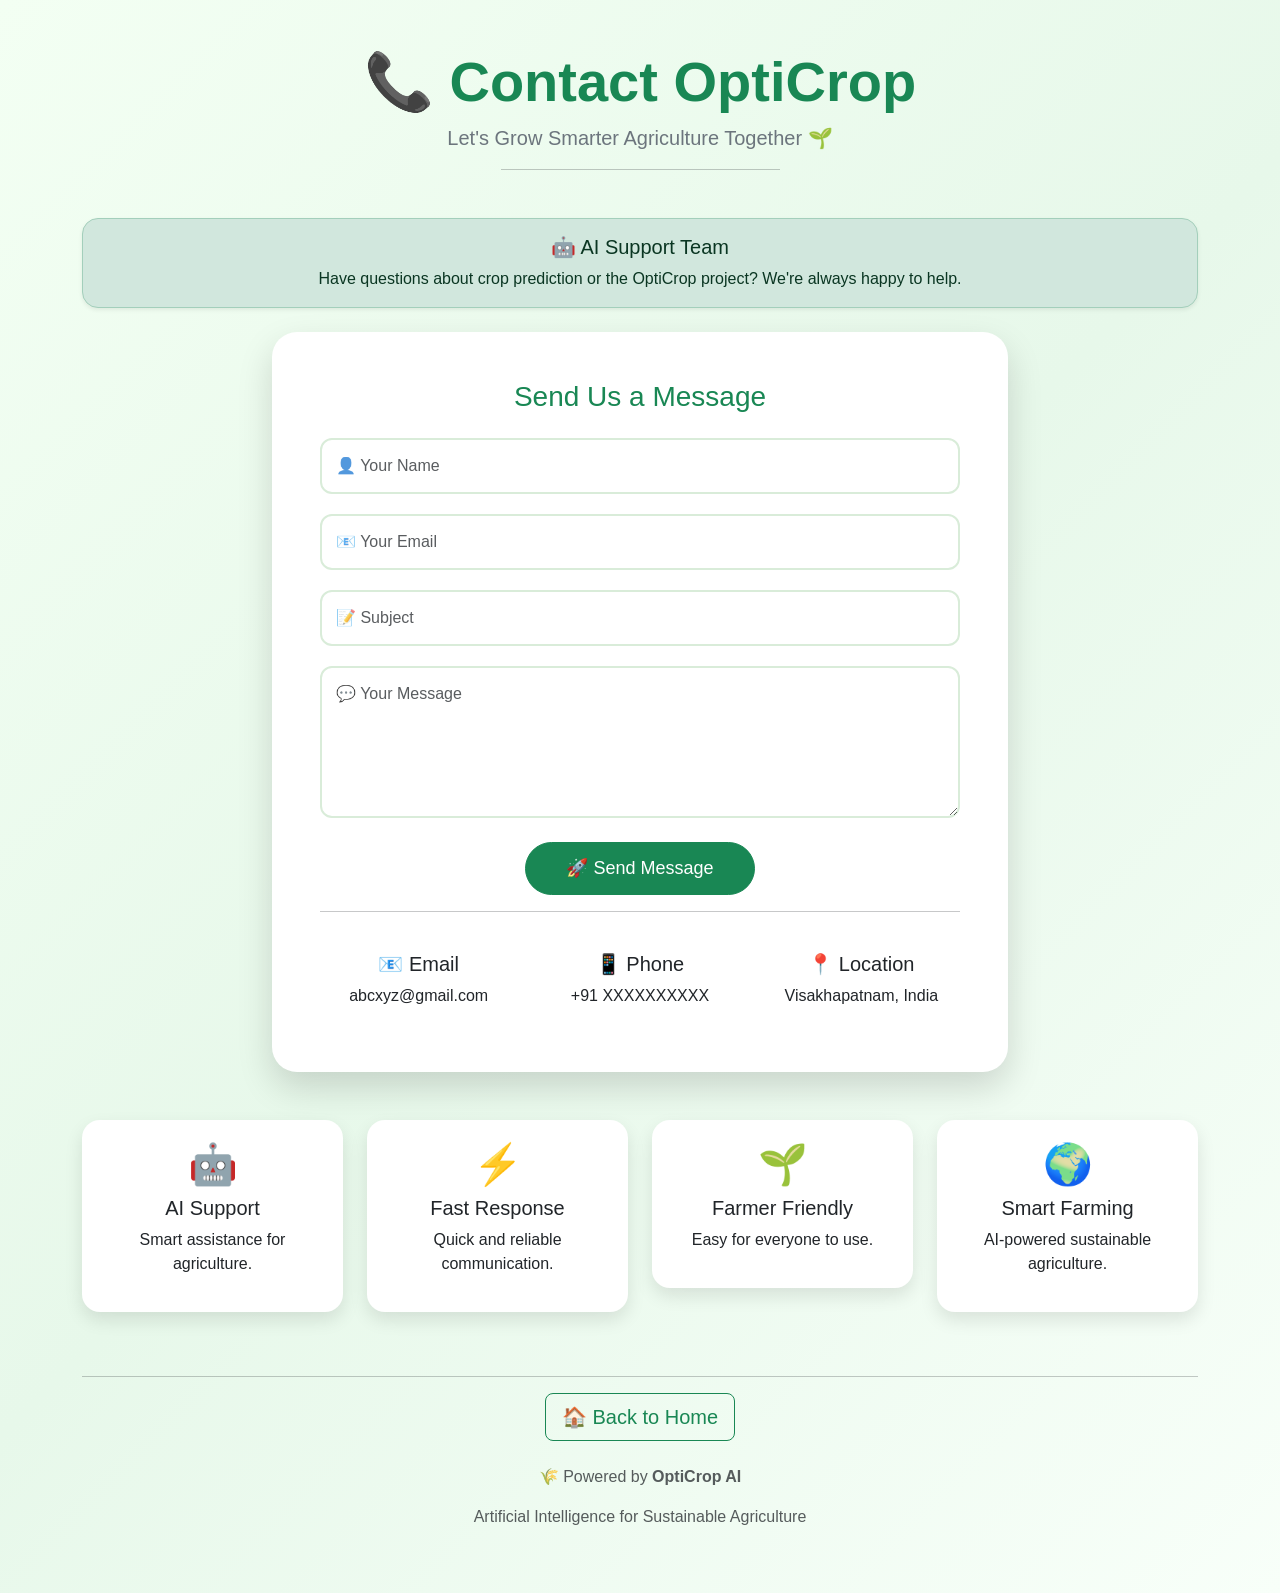
<file: 5. Project Development Phase/Project_Files/templates/contact.html>
<!DOCTYPE html>
<html lang="en">

<head>

<meta charset="UTF-8">
<meta name="viewport" content="width=device-width, initial-scale=1.0">

<title>Contact - OptiCrop</title>

<link href="https://cdn.jsdelivr.net/npm/bootstrap@5.3.3/dist/css/bootstrap.min.css" rel="stylesheet">

<style>

body{
    background:linear-gradient(135deg,#f3fff3,#e7f8ea,#f8fff9);
    font-family:Arial, Helvetica, sans-serif;
}

.card{
    border:none;
    border-radius:25px;
    box-shadow:0 15px 35px rgba(0,0,0,.15);
    transition:.3s;
}

.card:hover{
    transform:translateY(-5px);
}

.form-control{
    margin-bottom:20px;
    border-radius:12px;
    padding:14px;
    border:2px solid #d9ecd9;
}

.form-control:focus{
    border-color:#198754;
    box-shadow:0 0 10px rgba(25,135,84,.25);
}

.btn-success{
    border-radius:30px;
    padding:12px 40px;
    font-size:18px;
}

.feature-card{
    background:white;
    border-radius:18px;
    padding:20px;
    box-shadow:0 8px 18px rgba(0,0,0,.1);
    transition:.3s;
}

.feature-card:hover{
    transform:translateY(-6px);
}

</style>

</head>

<body>

<div class="container py-5">

<div class="text-center mb-5">

<h1 class="display-4 fw-bold text-success">

📞 Contact OptiCrop

</h1>

<p class="lead text-secondary">

Let's Grow Smarter Agriculture Together 🌱

</p>

<hr class="w-25 mx-auto">

</div>

<div class="alert alert-success text-center rounded-4 shadow-sm mb-4">

<h5>🤖 AI Support Team</h5>

<p class="mb-0">

Have questions about crop prediction or the OptiCrop project?
We're always happy to help.

</p>

</div>

<div class="row justify-content-center">

<div class="col-lg-8">

<div class="card p-5">

<h3 class="text-success text-center mb-4">

Send Us a Message

</h3>

<form>

<input
type="text"
class="form-control"
placeholder="👤 Your Name">

<input
type="email"
class="form-control"
placeholder="📧 Your Email">

<input
type="text"
class="form-control"
placeholder="📝 Subject">

<textarea
class="form-control"
rows="5"
placeholder="💬 Your Message"></textarea>

<div class="text-center mt-4">

<button
type="button"
class="btn btn-success btn-lg">

🚀 Send Message

</button>

</div>

</form>

<hr>

<div class="row text-center mt-4">

<div class="col-md-4">

<h5>📧 Email</h5>

<p>abcxyz@gmail.com</p>

</div>

<div class="col-md-4">

<h5>📱 Phone</h5>

<p>+91 XXXXXXXXXX</p>

</div>

<div class="col-md-4">

<h5>📍 Location</h5>

<p>Visakhapatnam, India</p>

</div>

</div>

</div>

</div>

</div>

<div class="row text-center mt-5">

<div class="col-md-3 mb-3">

<div class="feature-card">

<h1>🤖</h1>

<h5>AI Support</h5>

<p>Smart assistance for agriculture.</p>

</div>

</div>

<div class="col-md-3 mb-3">

<div class="feature-card">

<h1>⚡</h1>

<h5>Fast Response</h5>

<p>Quick and reliable communication.</p>

</div>

</div>

<div class="col-md-3 mb-3">

<div class="feature-card">

<h1>🌱</h1>

<h5>Farmer Friendly</h5>

<p>Easy for everyone to use.</p>

</div>

</div>

<div class="col-md-3 mb-3">

<div class="feature-card">

<h1>🌍</h1>

<h5>Smart Farming</h5>

<p>AI-powered sustainable agriculture.</p>

</div>

</div>

</div>

<hr class="mt-5">

<div class="text-center">

<a href="/" class="btn btn-outline-success btn-lg">

🏠 Back to Home

</a>

<p class="mt-4 text-muted">

🌾 Powered by <strong>OptiCrop AI</strong>

</p>

<p class="text-muted">

Artificial Intelligence for Sustainable Agriculture

</p>

</div>

</div>

</body>

</html>
</file>
